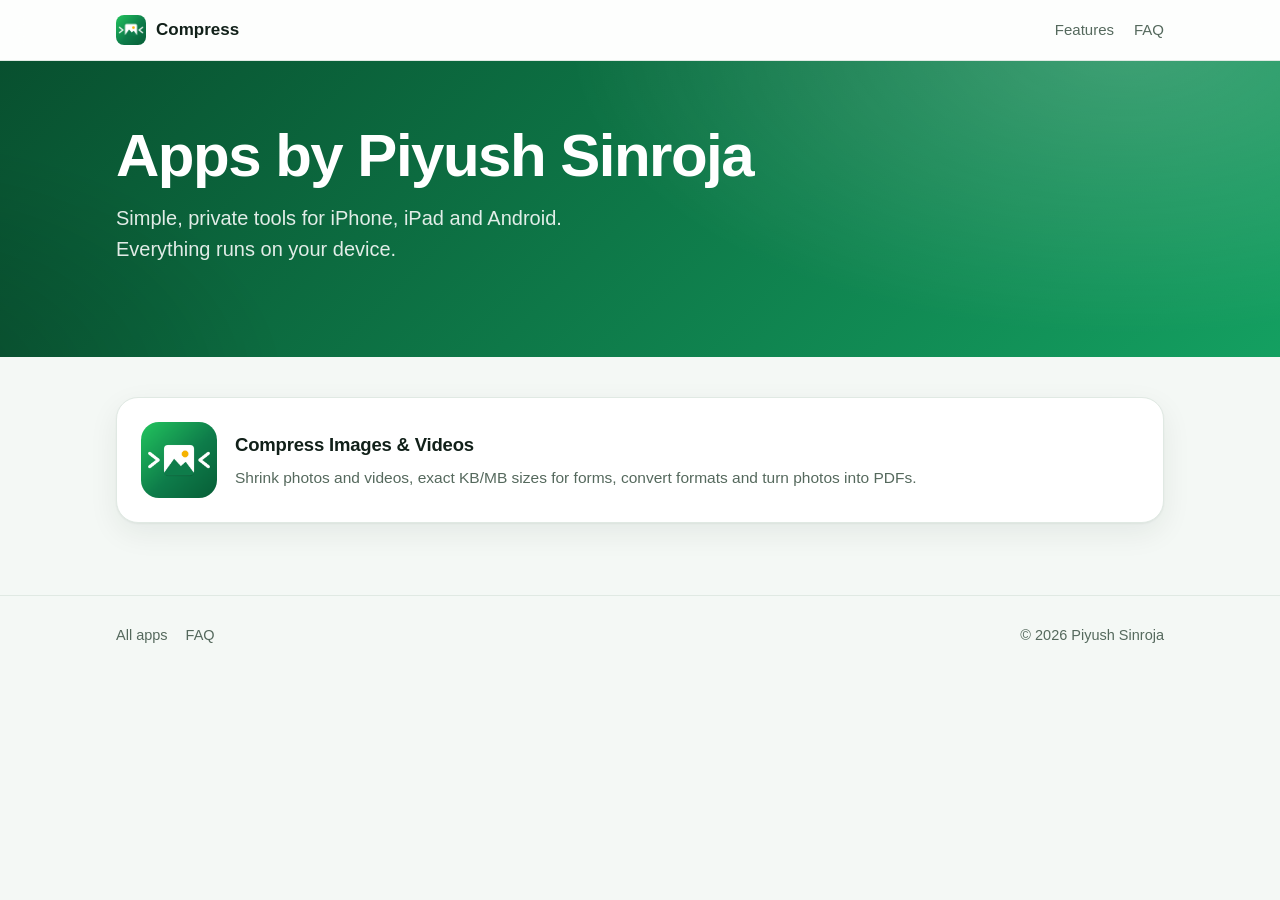
<file: index.html>
<!doctype html>
<html lang="en">
<head>
<meta charset="utf-8">
<meta name="viewport" content="width=device-width, initial-scale=1">
<title>Apps by Piyush Sinroja</title>
<meta name="description" content="Simple, private apps for iPhone, iPad and Android by Piyush Sinroja.">
<link rel="canonical" href="https://piyush-sinroja.github.io/">
<link rel="icon" href="assets/favicon.png">
<link rel="apple-touch-icon" href="assets/apple-touch-icon.png">
<meta name="theme-color" content="#0b5e38">
<meta property="og:type" content="website">
<meta property="og:url" content="https://piyush-sinroja.github.io/">
<meta property="og:title" content="Apps by Piyush Sinroja">
<meta property="og:description" content="Simple, private apps for iPhone, iPad and Android by Piyush Sinroja.">
<meta property="og:image" content="https://piyush-sinroja.github.io/assets/og.png">
<meta property="og:image:width" content="1200">
<meta property="og:image:height" content="630">
<meta name="twitter:card" content="summary_large_image">
<link rel="stylesheet" href="assets/style.css?v=3">
</head>
<body>
<header class="top"><div class="wrap">
<a class="brand" href="compress/"><img src="assets/icon-64.png" alt="">Compress</a>
<nav><a href="compress/#features">Features</a><a href="compress/faq/">FAQ</a></nav>
</div></header>
<main>

<section class="band"><div class="wrap" style="grid-template-columns:1fr">
<div class="hero-text" style="padding:64px 0">
<h1 style="margin-top:0">Apps by Piyush Sinroja</h1>
<p class="lead">Simple, private tools for iPhone, iPad and Android. Everything runs on your device.</p>
</div></div></section>
<div class="wrap sec" style="padding-top:40px">
<div class="grid">
<a class="card" href="compress/" style="text-decoration:none;color:inherit;display:flex;gap:18px;align-items:center">
<img src="assets/icon-240.png" alt="" style="width:76px;height:76px;border-radius:18px;flex:0 0 auto">
<div><h3>Compress Images &amp; Videos</h3><p>Shrink photos and videos, exact KB/MB sizes for forms, convert
formats and turn photos into PDFs.</p></div></a>
</div></div>

</main>
<footer><div class="wrap">
<div><a href="">All apps</a><a href="compress/faq/">FAQ</a></div>
<div>© 2026 Piyush Sinroja</div>
</div></footer>

</body>
</html>
</file>
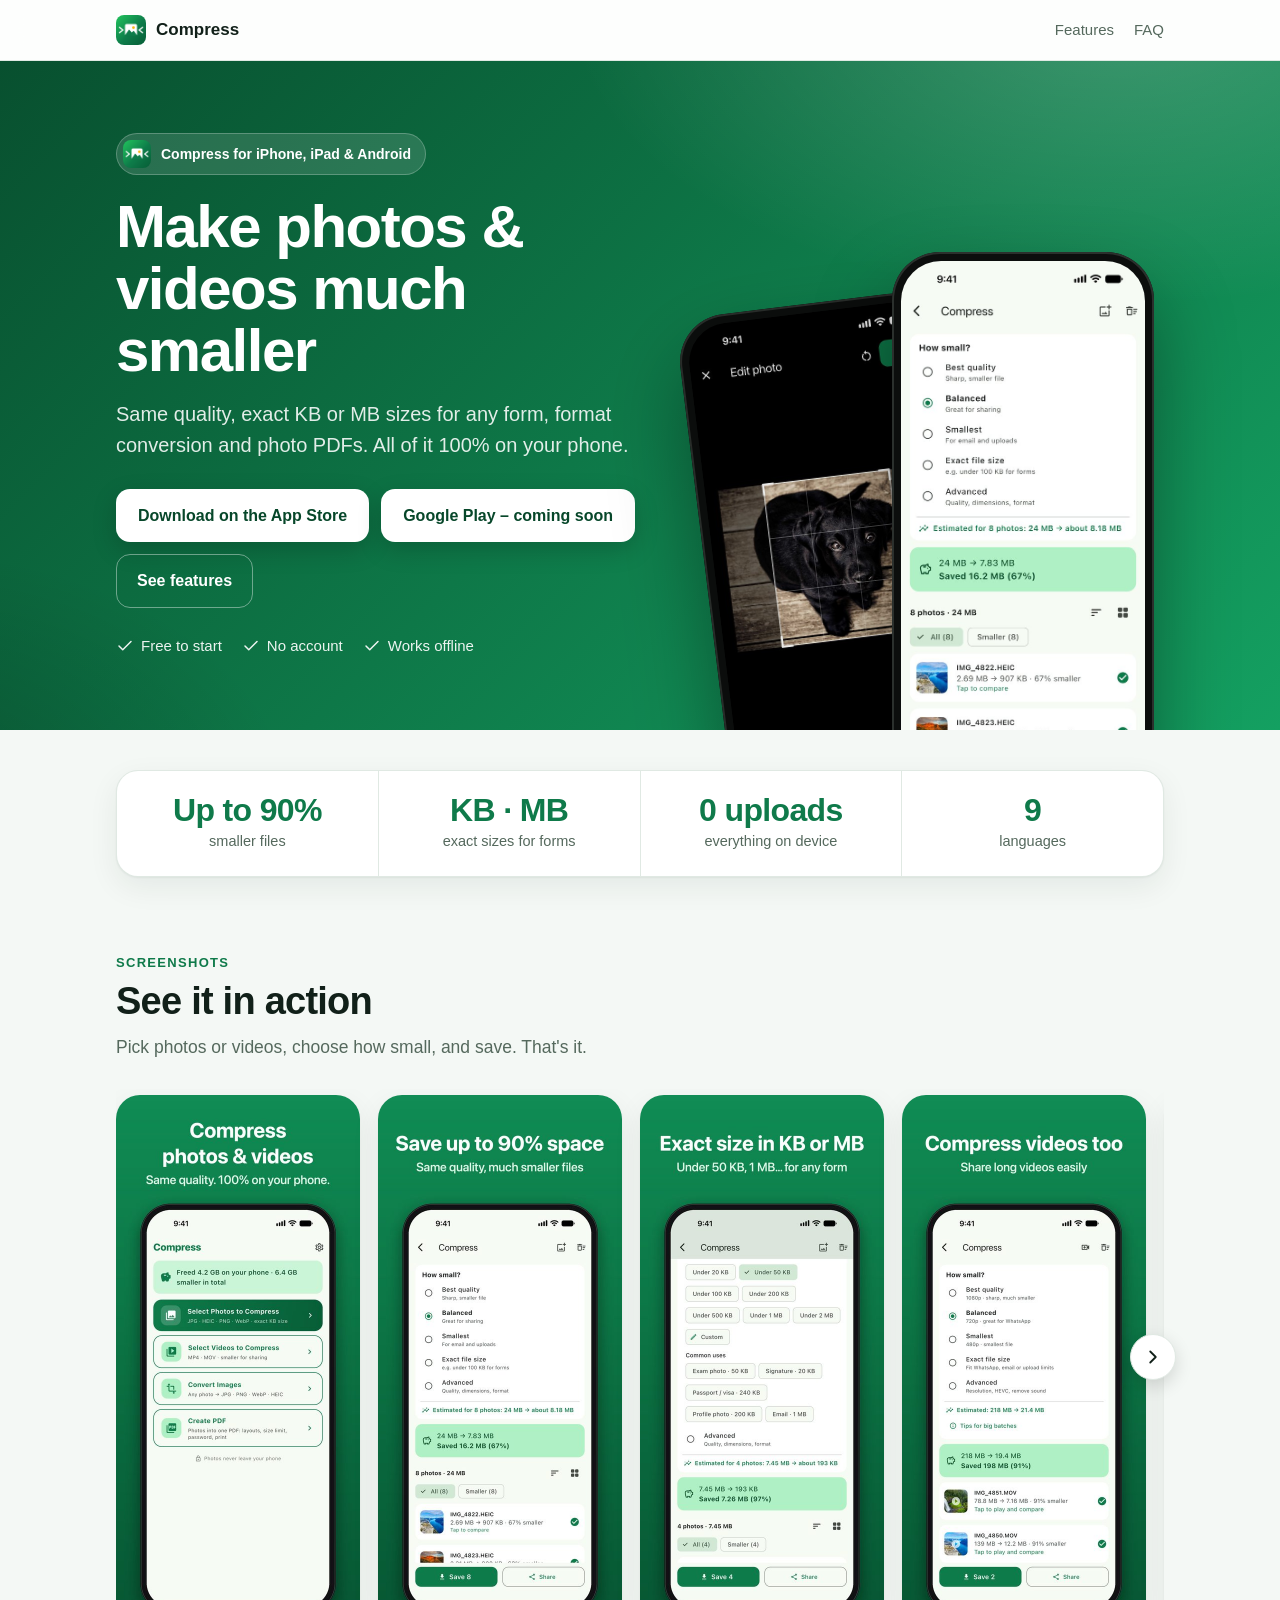
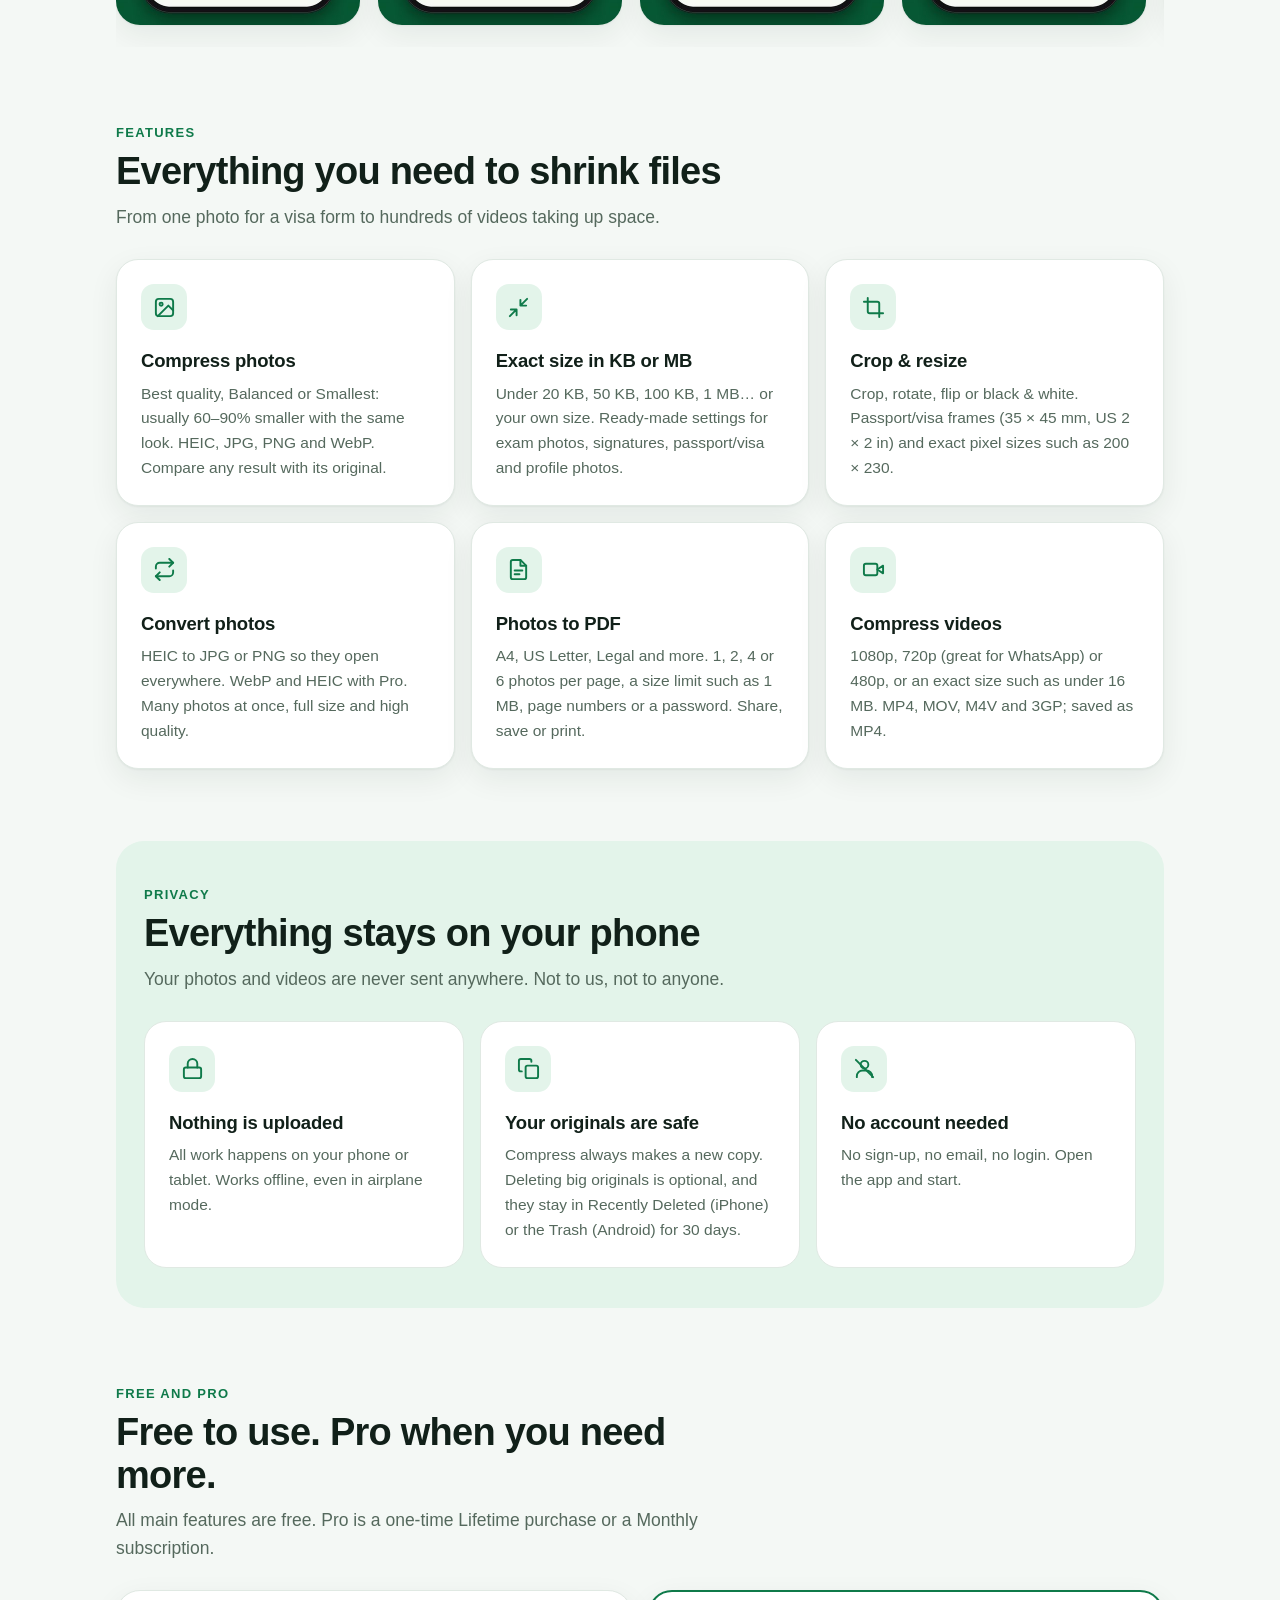
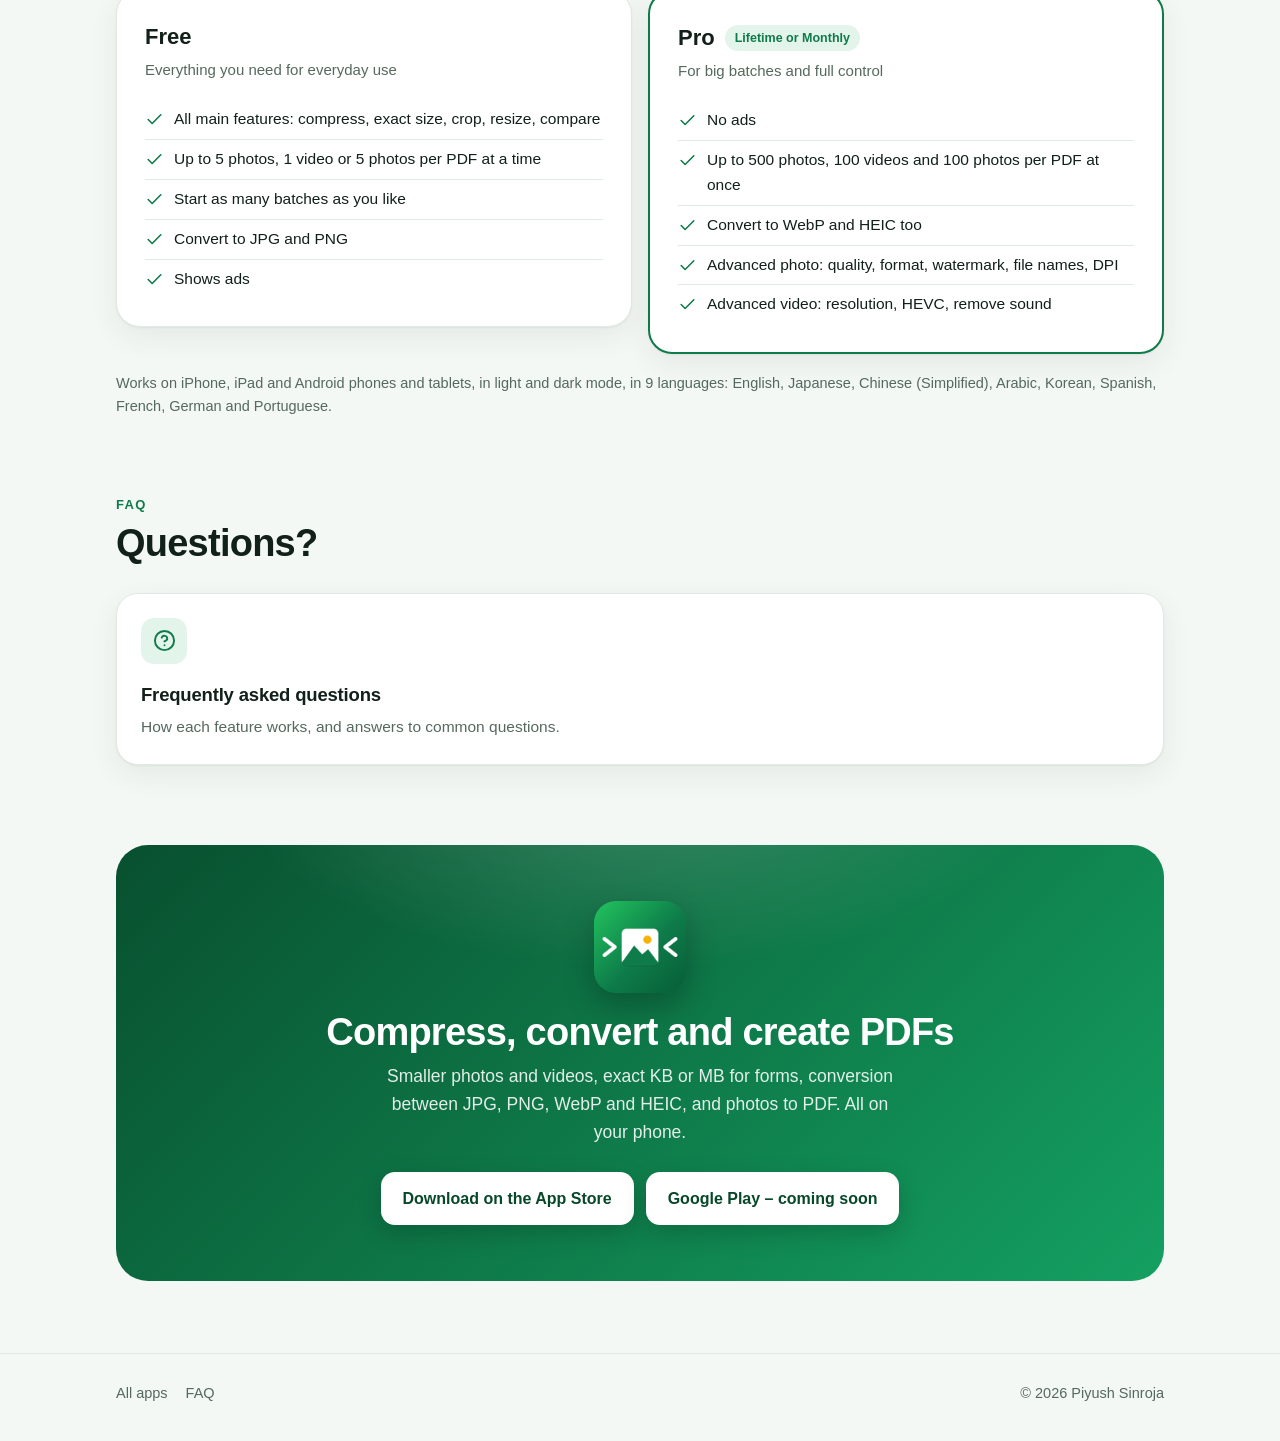
<file: compress/index.html>
<!doctype html>
<html lang="en">
<head>
<meta charset="utf-8">
<meta name="viewport" content="width=device-width, initial-scale=1">
<title>Compress Images &amp; Videos — photo, video &amp; PDF compressor</title>
<meta name="description" content="Make photos and videos much smaller, hit exact KB/MB sizes for forms, convert HEIC/JPG/PNG/WebP and turn photos into PDFs. Private: everything stays on your phone or tablet.">
<link rel="canonical" href="https://piyush-sinroja.github.io/compress/">
<link rel="icon" href="../assets/favicon.png">
<link rel="apple-touch-icon" href="../assets/apple-touch-icon.png">
<meta name="theme-color" content="#0b5e38">
<meta property="og:type" content="website">
<meta property="og:url" content="https://piyush-sinroja.github.io/compress/">
<meta property="og:title" content="Compress Images &amp; Videos — photo, video &amp; PDF compressor">
<meta property="og:description" content="Make photos and videos much smaller, hit exact KB/MB sizes for forms, convert HEIC/JPG/PNG/WebP and turn photos into PDFs. Private: everything stays on your phone or tablet.">
<meta property="og:image" content="https://piyush-sinroja.github.io/assets/og.png">
<meta property="og:image:width" content="1200">
<meta property="og:image:height" content="630">
<meta name="twitter:card" content="summary_large_image">
<link rel="stylesheet" href="../assets/style.css?v=3">
</head>
<body>
<header class="top"><div class="wrap">
<a class="brand" href="../compress/"><img src="../assets/icon-64.png" alt="">Compress</a>
<nav><a href="../compress/#features">Features</a><a href="../compress/faq/">FAQ</a></nav>
</div></header>
<main>

<section class="band"><div class="wrap">
<div class="hero-text">
<span class="eyebrow"><img src="../assets/icon-64.png" alt="">Compress for iPhone, iPad &amp; Android</span>
<h1>Make photos &amp; videos much smaller</h1>
<p class="lead">Same quality, exact KB or MB sizes for any form, format conversion and photo PDFs. All of it 100% on
your phone.</p>
<div class="cta"><a class="btn" href="https://apps.apple.com/app/id6834882935">Download on the App Store</a><span class="btn soon">Google Play – coming soon</span><a class="btn-ghost" href="#features">See features</a></div>
<ul class="checks"><li><svg viewBox="0 0 24 24" fill="none" stroke="currentColor" stroke-width="2" stroke-linecap="round" stroke-linejoin="round" aria-hidden="true"><path d="M20 6L9 17l-5-5"/></svg>Free to start</li><li><svg viewBox="0 0 24 24" fill="none" stroke="currentColor" stroke-width="2" stroke-linecap="round" stroke-linejoin="round" aria-hidden="true"><path d="M20 6L9 17l-5-5"/></svg>No account</li><li><svg viewBox="0 0 24 24" fill="none" stroke="currentColor" stroke-width="2" stroke-linecap="round" stroke-linejoin="round" aria-hidden="true"><path d="M20 6L9 17l-5-5"/></svg>Works offline</li></ul>
</div>
<div class="phones" aria-hidden="true">
<div class="phone back"><img src="img/phone_crop.jpg" alt="" width="540" height="1173"></div>
<div class="phone front"><img src="img/phone_results.jpg" alt="" width="540" height="1173"></div>
</div>
</div></section>

<div class="wrap">
<div class="stats">
<div class="stat"><b>Up to 90%</b><span>smaller files</span></div>
<div class="stat"><b>KB · MB</b><span>exact sizes for forms</span></div>
<div class="stat"><b>0 uploads</b><span>everything on device</span></div>
<div class="stat"><b>9</b><span>languages</span></div>
</div>

<section class="sec">
<div class="sec-head"><span class="kicker">Screenshots</span><h2>See it in action</h2>
<p>Pick photos or videos, choose how small, and save. That's it.</p></div>
<div class="gallery">
<button class="navbtn prev" aria-label="Previous screenshots" disabled><svg viewBox="0 0 24 24" fill="none" stroke="currentColor" stroke-width="2" stroke-linecap="round" stroke-linejoin="round" aria-hidden="true"><path d="M15 18l-6-6 6-6"/></svg></button>
<div class="shots">
<img src="img/1.jpg" alt="Home screen" width="488" height="1060" loading="lazy">
<img src="img/2.jpg" alt="Results: 24 MB to 7.83 MB" width="488" height="1060" loading="lazy">
<img src="img/3.jpg" alt="Exact size in KB or MB" width="488" height="1060" loading="lazy">
<img src="img/4.jpg" alt="Compress videos" width="488" height="1060" loading="lazy">
<img src="img/5.jpg" alt="Select many photos at once" width="488" height="1060" loading="lazy">
<img src="img/6.jpg" alt="Crop and resize for passport and visa" width="488" height="1060" loading="lazy">
<img src="img/7.jpg" alt="Convert HEIC, JPG, PNG and WebP" width="488" height="1060" loading="lazy">
<img src="img/8.jpg" alt="Photos to PDF" width="488" height="1060" loading="lazy">
<img src="img/9.jpg" alt="Free up space" width="488" height="1060" loading="lazy">
<img src="img/10.jpg" alt="Compress Pro" width="488" height="1060" loading="lazy">
</div>
<button class="navbtn next" aria-label="Next screenshots"><svg viewBox="0 0 24 24" fill="none" stroke="currentColor" stroke-width="2" stroke-linecap="round" stroke-linejoin="round" aria-hidden="true"><path d="M9 18l6-6-6-6"/></svg></button>
</div>
</section>

<section class="sec" id="features">
<div class="sec-head"><span class="kicker">Features</span><h2>Everything you need to shrink files</h2>
<p>From one photo for a visa form to hundreds of videos taking up space.</p></div>
<div class="grid">
<div class="card"><div class="ic"><svg viewBox="0 0 24 24" fill="none" stroke="currentColor" stroke-width="2" stroke-linecap="round" stroke-linejoin="round" aria-hidden="true"><rect x="3" y="3" width="18" height="18" rx="3"/><circle cx="8.5" cy="8.5" r="1.6"/><path d="M21 15l-5-5L5 21"/></svg></div><h3>Compress photos</h3><p>Best quality, Balanced or Smallest: usually 60–90% smaller with the same look. HEIC, JPG, PNG and WebP. Compare any result with its original.</p></div>
<div class="card"><div class="ic"><svg viewBox="0 0 24 24" fill="none" stroke="currentColor" stroke-width="2" stroke-linecap="round" stroke-linejoin="round" aria-hidden="true"><path d="M4 14h6v6M20 10h-6V4M14 10l7-7M3 21l7-7"/></svg></div><h3>Exact size in KB or MB</h3><p>Under 20 KB, 50 KB, 100 KB, 1 MB… or your own size. Ready-made settings for exam photos, signatures, passport/visa and profile photos.</p></div>
<div class="card"><div class="ic"><svg viewBox="0 0 24 24" fill="none" stroke="currentColor" stroke-width="2" stroke-linecap="round" stroke-linejoin="round" aria-hidden="true"><path d="M6 2v14a2 2 0 0 0 2 2h14"/><path d="M18 22V8a2 2 0 0 0-2-2H2"/></svg></div><h3>Crop &amp; resize</h3><p>Crop, rotate, flip or black &amp; white. Passport/visa frames (35 × 45 mm, US 2 × 2 in) and exact pixel sizes such as 200 × 230.</p></div>
<div class="card"><div class="ic"><svg viewBox="0 0 24 24" fill="none" stroke="currentColor" stroke-width="2" stroke-linecap="round" stroke-linejoin="round" aria-hidden="true"><path d="M17 1l4 4-4 4"/><path d="M3 11V9a4 4 0 0 1 4-4h14"/><path d="M7 23l-4-4 4-4"/><path d="M21 13v2a4 4 0 0 1-4 4H3"/></svg></div><h3>Convert photos</h3><p>HEIC to JPG or PNG so they open everywhere. WebP and HEIC with Pro. Many photos at once, full size and high quality.</p></div>
<div class="card"><div class="ic"><svg viewBox="0 0 24 24" fill="none" stroke="currentColor" stroke-width="2" stroke-linecap="round" stroke-linejoin="round" aria-hidden="true"><path d="M14 2H6a2 2 0 0 0-2 2v16a2 2 0 0 0 2 2h12a2 2 0 0 0 2-2V8z"/><path d="M14 2v6h6"/><path d="M8 13h8M8 17h5"/></svg></div><h3>Photos to PDF</h3><p>A4, US Letter, Legal and more. 1, 2, 4 or 6 photos per page, a size limit such as 1 MB, page numbers or a password. Share, save or print.</p></div>
<div class="card"><div class="ic"><svg viewBox="0 0 24 24" fill="none" stroke="currentColor" stroke-width="2" stroke-linecap="round" stroke-linejoin="round" aria-hidden="true"><rect x="2" y="6" width="14" height="12" rx="2"/><path d="M22 8l-6 4 6 4z"/></svg></div><h3>Compress videos</h3><p>1080p, 720p (great for WhatsApp) or 480p, or an exact size such as under 16 MB. MP4, MOV, M4V and 3GP; saved as MP4.</p></div>
</div>
</section>

<section class="sec">
<div class="panel">
<div class="sec-head"><span class="kicker">Privacy</span><h2>Everything stays on your phone</h2>
<p>Your photos and videos are never sent anywhere. Not to us, not to anyone.</p></div>
<div class="grid">
<div class="card"><div class="ic"><svg viewBox="0 0 24 24" fill="none" stroke="currentColor" stroke-width="2" stroke-linecap="round" stroke-linejoin="round" aria-hidden="true"><rect x="3" y="11" width="18" height="11" rx="2"/><path d="M7 11V7a5 5 0 0 1 10 0v4"/></svg></div><h3>Nothing is uploaded</h3><p>All work happens on your phone or tablet. Works offline, even in airplane mode.</p></div>
<div class="card"><div class="ic"><svg viewBox="0 0 24 24" fill="none" stroke="currentColor" stroke-width="2" stroke-linecap="round" stroke-linejoin="round" aria-hidden="true"><rect x="9" y="9" width="13" height="13" rx="2"/><path d="M5 15H4a2 2 0 0 1-2-2V4a2 2 0 0 1 2-2h9a2 2 0 0 1 2 2v1"/></svg></div><h3>Your originals are safe</h3><p>Compress always makes a new copy. Deleting big originals is optional, and they stay in Recently Deleted (iPhone) or the Trash (Android) for 30 days.</p></div>
<div class="card"><div class="ic"><svg viewBox="0 0 24 24" fill="none" stroke="currentColor" stroke-width="2" stroke-linecap="round" stroke-linejoin="round" aria-hidden="true"><circle cx="12" cy="8" r="4"/><path d="M4 21v-1a6 6 0 0 1 6-6h4a6 6 0 0 1 6 6v1"/><path d="M3 3l18 18"/></svg></div><h3>No account needed</h3><p>No sign-up, no email, no login. Open the app and start.</p></div>
</div>
</div>
</section>

<section class="sec">
<div class="sec-head"><span class="kicker">Free and Pro</span><h2>Free to use. Pro when you need more.</h2>
<p>All main features are free. Pro is a one-time Lifetime purchase or a Monthly subscription.</p></div>
<div class="plans">
<div class="plan"><h3>Free</h3><p class="sub">Everything you need for everyday use</p><ul><li><svg viewBox="0 0 24 24" fill="none" stroke="currentColor" stroke-width="2" stroke-linecap="round" stroke-linejoin="round" aria-hidden="true"><path d="M20 6L9 17l-5-5"/></svg><span>All main features: compress, exact size, crop, resize, compare</span></li><li><svg viewBox="0 0 24 24" fill="none" stroke="currentColor" stroke-width="2" stroke-linecap="round" stroke-linejoin="round" aria-hidden="true"><path d="M20 6L9 17l-5-5"/></svg><span>Up to 5 photos, 1 video or 5 photos per PDF at a time</span></li><li><svg viewBox="0 0 24 24" fill="none" stroke="currentColor" stroke-width="2" stroke-linecap="round" stroke-linejoin="round" aria-hidden="true"><path d="M20 6L9 17l-5-5"/></svg><span>Start as many batches as you like</span></li><li><svg viewBox="0 0 24 24" fill="none" stroke="currentColor" stroke-width="2" stroke-linecap="round" stroke-linejoin="round" aria-hidden="true"><path d="M20 6L9 17l-5-5"/></svg><span>Convert to JPG and PNG</span></li><li><svg viewBox="0 0 24 24" fill="none" stroke="currentColor" stroke-width="2" stroke-linecap="round" stroke-linejoin="round" aria-hidden="true"><path d="M20 6L9 17l-5-5"/></svg><span>Shows ads</span></li></ul></div>
<div class="plan pro"><h3>Pro <span class="tag">Lifetime or Monthly</span></h3>
<p class="sub">For big batches and full control</p><ul><li><svg viewBox="0 0 24 24" fill="none" stroke="currentColor" stroke-width="2" stroke-linecap="round" stroke-linejoin="round" aria-hidden="true"><path d="M20 6L9 17l-5-5"/></svg><span>No ads</span></li><li><svg viewBox="0 0 24 24" fill="none" stroke="currentColor" stroke-width="2" stroke-linecap="round" stroke-linejoin="round" aria-hidden="true"><path d="M20 6L9 17l-5-5"/></svg><span>Up to 500 photos, 100 videos and 100 photos per PDF at once</span></li><li><svg viewBox="0 0 24 24" fill="none" stroke="currentColor" stroke-width="2" stroke-linecap="round" stroke-linejoin="round" aria-hidden="true"><path d="M20 6L9 17l-5-5"/></svg><span>Convert to WebP and HEIC too</span></li><li><svg viewBox="0 0 24 24" fill="none" stroke="currentColor" stroke-width="2" stroke-linecap="round" stroke-linejoin="round" aria-hidden="true"><path d="M20 6L9 17l-5-5"/></svg><span>Advanced photo: quality, format, watermark, file names, DPI</span></li><li><svg viewBox="0 0 24 24" fill="none" stroke="currentColor" stroke-width="2" stroke-linecap="round" stroke-linejoin="round" aria-hidden="true"><path d="M20 6L9 17l-5-5"/></svg><span>Advanced video: resolution, HEVC, remove sound</span></li></ul></div>
</div>
<p class="note">Works on iPhone, iPad and Android phones and tablets, in light and dark mode, in 9 languages: English, Japanese, Chinese
(Simplified), Arabic, Korean, Spanish, French, German and Portuguese.</p>
</section>


<section class="sec">
<div class="sec-head"><span class="kicker">FAQ</span><h2>Questions?</h2></div>
<div class="grid">
<a class="card" href="faq/" style="text-decoration:none;color:inherit"><div class="ic"><svg viewBox="0 0 24 24" fill="none" stroke="currentColor" stroke-width="2" stroke-linecap="round" stroke-linejoin="round" aria-hidden="true"><circle cx="12" cy="12" r="10"/><path d="M9.1 9a3 3 0 0 1 5.8 1c0 2-3 3-3 3"/><path d="M12 17h.01"/></svg></div>
<h3>Frequently asked questions</h3><p>How each feature works, and answers to common questions.</p></a>
</div>
</section>


<section class="final">
<img src="../assets/icon-240.png" alt="" width="92" height="92">
<h2>Compress, convert and create PDFs</h2>
<p>Smaller photos and videos, exact KB or MB for forms, conversion between JPG, PNG, WebP and HEIC, and photos to PDF. All on your phone.</p>
<div class="cta"><a class="btn" href="https://apps.apple.com/app/id6834882935">Download on the App Store</a><span class="btn soon">Google Play – coming soon</span></div>
</section>
</div>

</main>
<footer><div class="wrap">
<div><a href="../">All apps</a><a href="../compress/faq/">FAQ</a></div>
<div>© 2026 Piyush Sinroja</div>
</div></footer>
<script>
document.querySelectorAll('.gallery').forEach(function(g){
  var s=g.querySelector('.shots'),p=g.querySelector('.prev'),n=g.querySelector('.next');
  function upd(){p.disabled=s.scrollLeft<8;n.disabled=s.scrollLeft+s.clientWidth>=s.scrollWidth-8}
  p.addEventListener('click',function(){s.scrollBy({left:-s.clientWidth*.8,behavior:'smooth'})});
  n.addEventListener('click',function(){s.scrollBy({left:s.clientWidth*.8,behavior:'smooth'})});
  s.addEventListener('scroll',upd,{passive:true});window.addEventListener('resize',upd);upd();
});
</script>
</body>
</html>
</file>
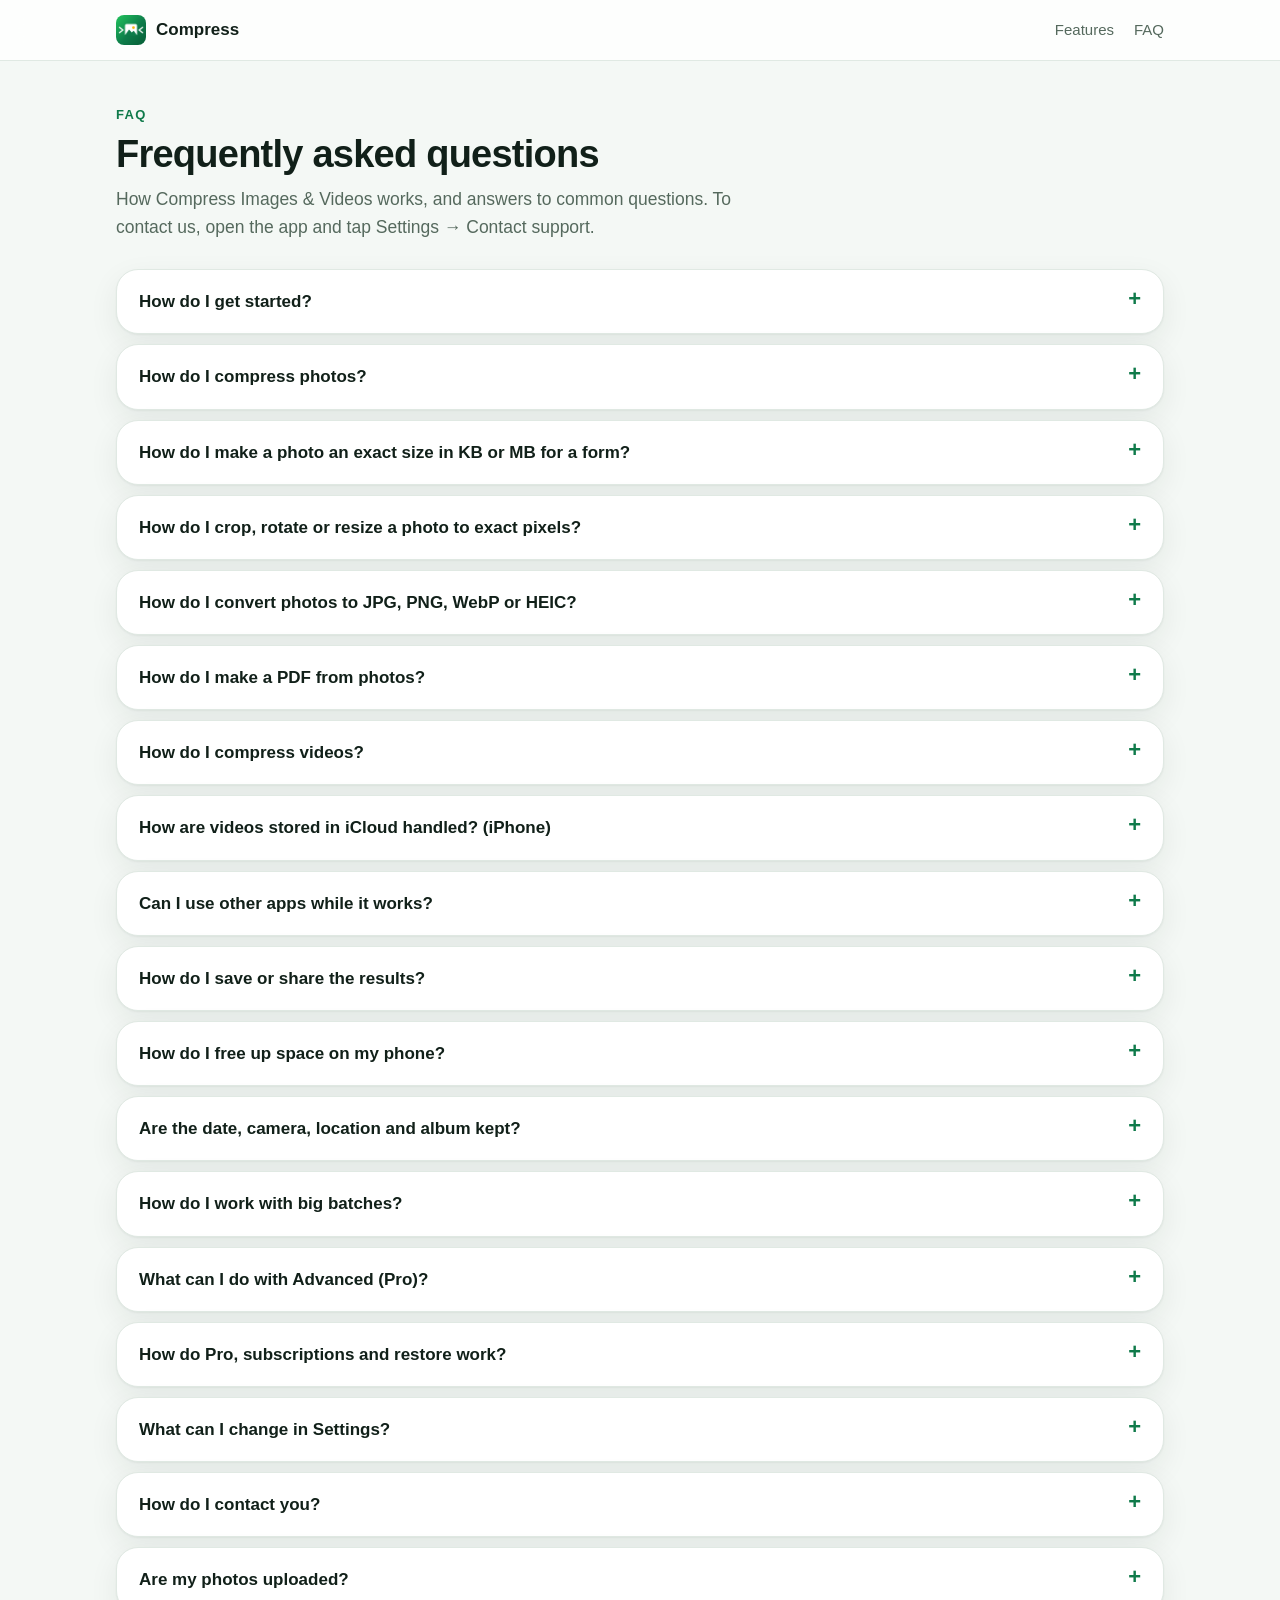
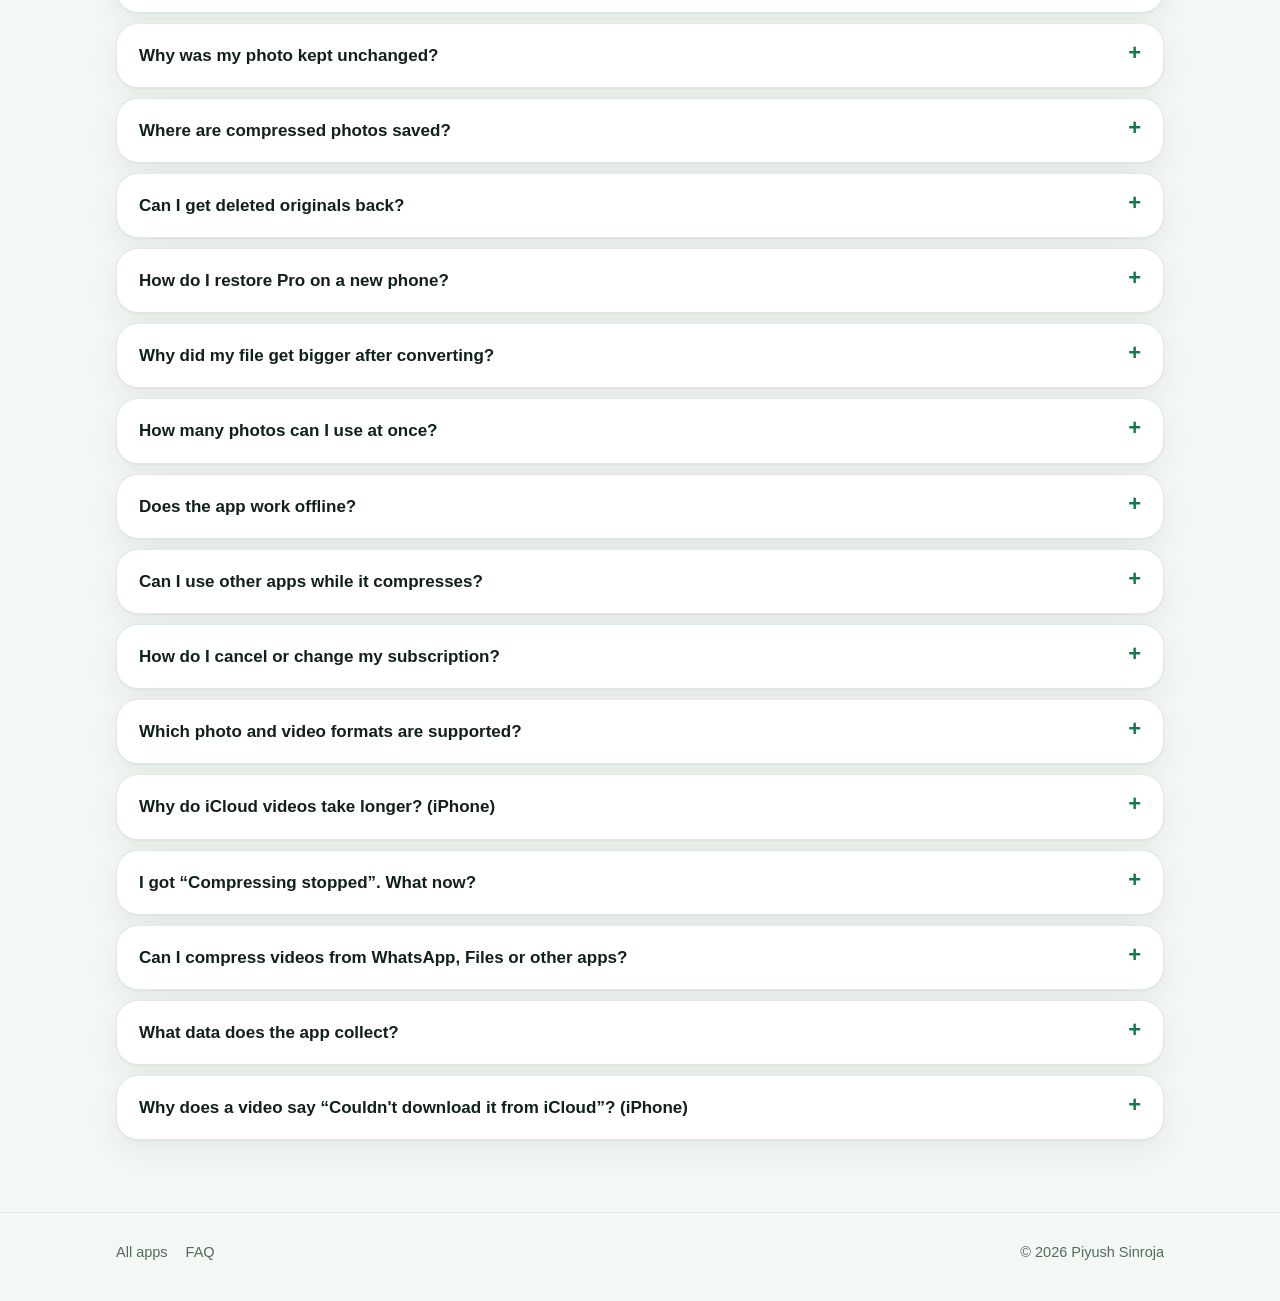
<file: compress/faq/index.html>
<!doctype html>
<html lang="en">
<head>
<meta charset="utf-8">
<meta name="viewport" content="width=device-width, initial-scale=1">
<title>FAQ — Compress Images &amp; Videos</title>
<meta name="description" content="Frequently asked questions about Compress Images &amp; Videos: compress photos and videos, exact KB/MB sizes, convert JPG, PNG, WebP and HEIC, photos to PDF.">
<link rel="canonical" href="https://piyush-sinroja.github.io/compress/faq/">
<link rel="icon" href="../../assets/favicon.png">
<link rel="apple-touch-icon" href="../../assets/apple-touch-icon.png">
<meta name="theme-color" content="#0b5e38">
<meta property="og:type" content="website">
<meta property="og:url" content="https://piyush-sinroja.github.io/compress/faq/">
<meta property="og:title" content="FAQ — Compress Images &amp; Videos">
<meta property="og:description" content="Frequently asked questions about Compress Images &amp; Videos: compress photos and videos, exact KB/MB sizes, convert JPG, PNG, WebP and HEIC, photos to PDF.">
<meta property="og:image" content="https://piyush-sinroja.github.io/assets/og.png">
<meta property="og:image:width" content="1200">
<meta property="og:image:height" content="630">
<meta name="twitter:card" content="summary_large_image">
<link rel="stylesheet" href="../../assets/style.css?v=3">
</head>
<body>
<header class="top"><div class="wrap">
<a class="brand" href="../../compress/"><img src="../../assets/icon-64.png" alt="">Compress</a>
<nav><a href="../../compress/#features">Features</a><a href="../../compress/faq/">FAQ</a></nav>
</div></header>
<main>

<div class="wrap">
<section class="sec" style="padding-top:40px">
<div class="sec-head"><span class="kicker">FAQ</span><h2>Frequently asked questions</h2>
<p>How Compress Images &amp; Videos works, and answers to common questions. To contact us, open the app and tap
Settings → Contact support.</p></div>
<div class="qa-list">
<details class="card qa"><summary>How do I get started?</summary><p>1. On the home screen, pick a task: compress photos or videos, convert images, or create a PDF.<br>
2. Select photos or videos and tap Next.<br>
3. Choose how small; the estimate shows the result before you start.<br>
4. Tap Compress, then Save or Share. Your originals are never changed.</p></details>
<details class="card qa"><summary>How do I compress photos?</summary><p>Tap “Select Photos to Compress”, pick photos and tap Next.<br>
Choose how small: Best quality, Balanced or Smallest.<br>
Before you start, the estimate shows the expected size of the whole batch, and tells you if some photos would get bigger (often screenshots).<br>
Tap Compress, then Save.</p></details>
<details class="card qa"><summary>How do I make a photo an exact size in KB or MB for a form?</summary><p>Choose “Exact file size” and pick a limit such as Under 50 KB, or type your own.<br>
“Common uses” sets both the size and the pixels for exam photos, signatures, passport/visa photos and more.</p></details>
<details class="card qa"><summary>How do I crop, rotate or resize a photo to exact pixels?</summary><p>Before compressing, tap ✏️ next to a photo.<br>
Drag the corners to crop, or pick a shape such as 1:1 or Passport 35×45.<br>
Use Exact size for forms that need, for example, 200 × 230 px.<br>
Your original photo is never changed.</p></details>
<details class="card qa"><summary>How do I convert photos to JPG, PNG, WebP or HEIC?</summary><p>Tap “Convert Images” on the home screen to turn any photo into JPG or PNG (free), or WebP or HEIC (Pro).<br>
Photos keep their full size and quality, so the files can get bigger — that’s normal.</p></details>
<details class="card qa"><summary>How do I make a PDF from photos?</summary><p>On Home, tap “Create PDF” and pick photos (free: up to 5, Pro: up to 100).<br>
Choose the page size, photos per page (1, 2, 4 or 6), margins, and “Whole photo” or “Fill (crop)”.<br>
Drag photos to change the order; tap the pencil to crop or rotate one.<br>
“PDF size” can keep it under a limit, such as 1 MB for forms.<br>
Add a password if you like, then share, save to Files (iPhone) or Downloads (Android), or print.<br>
Your layout is remembered for next time.</p></details>
<details class="card qa"><summary>How do I compress videos?</summary><p>Tap “Select Videos to Compress”.<br>
720p (Balanced) is ideal for WhatsApp; “Exact file size” fits limits such as 16 MB or 25 MB.<br>
After compressing, tap a video to play it and switch between Compressed and Original at the same moment.<br>
For many videos, tap “Tips for big batches”.<br>
On iPhone, videos stored only in iCloud download while it compresses.</p></details>
<details class="card qa"><summary>How are videos stored in iCloud handled? (iPhone)</summary><p>Videos stored only in iCloud download one by one while compressing, two at a time.<br>
Wi-Fi makes it faster. The Lock Screen shows “iCloud 74%” while one downloads.<br>
If iCloud is slow or a video doesn&#x27;t download, Compress tries again, goes on with the next videos and retries it at the end.</p></details>
<details class="card qa"><summary>Can I use other apps while it works?</summary><p>iPhone: Compressing is fastest with Compress open.<br>
You can also use other apps: on iOS 26 and later it keeps working in the background, with progress on the Lock Screen.<br>
If your iPhone pauses it, open Compress and it continues; finished results are kept.<br>
If your iPhone stops it, open Compress and tap Compress to do the rest.<br>
Tapping Back while it works asks before stopping.<br>
<br>
Android: Compressing is fastest with Compress open.<br>
You can also use other apps: it keeps working in the background, with progress and a Stop button in the notification.<br>
If your phone&#x27;s battery saver stops it, open Compress and tap Compress to do the rest; finished results are kept.<br>
For long batches, set Compress to “No restrictions” in your phone&#x27;s battery settings.<br>
Tapping Back while it works asks before stopping.</p></details>
<details class="card qa"><summary>How do I save or share the results?</summary><p>Save puts the results in the “Compress” album (or the original album — see Settings).<br>
Share sends the files or one ZIP.<br>
To save or share just one, tap it; to pick several, long-press one or tap “Select all”.<br>
Results you haven’t saved are removed when you leave the screen — the app asks first.<br>
Saved copies are marked “Compressed” in the photo picker.</p></details>
<details class="card qa"><summary>How do I free up space on my phone?</summary><p>iPhone: After saving, choose “Delete originals” to remove the large originals.<br>
Your phone asks once to confirm, and they stay in Recently Deleted for 30 days.<br>
Turn on “Delete originals after saving” in Settings to skip our question.<br>
The home screen shows how much space you’ve freed.<br>
<br>
Android: After saving, choose “Delete originals” to remove the large originals.<br>
Your phone asks once to confirm, and they stay in the Trash for 30 days.<br>
Turn on “Delete originals after saving” in Settings to skip our question.<br>
The home screen shows how much space you’ve freed.</p></details>
<details class="card qa"><summary>Are the date, camera, location and album kept?</summary><p>Compressed photos keep the original date, camera, lens and location by default (WebP keeps none of it inside the file).<br>
Compressed videos keep the date and location.<br>
In Settings → Photo info you can remove the location or all info.<br>
“Save to original album” keeps results next to the originals.</p></details>
<details class="card qa"><summary>How do I work with big batches?</summary><p>With many photos the list switches to a grid — use the grid/list button to change it.<br>
Tap a photo for details, Compare, Save and Share (Edit is available before compressing).<br>
Filters such as “Kept” or “Failed” and sorting help you find photos quickly.<br>
Up to 3 photos are compressed at the same time and the screen stays on.<br>
Long-press a photo to select several, then save, share or remove them together.</p></details>
<details class="card qa"><summary>What can I do with Advanced (Pro)?</summary><p>Choose “Advanced” for full control: quality or “Max file size” (any format), size including “Exact size W × H…” (e.g. 1080 × 1080 with Fit, Fill or Pad), and format.<br>
Under “Extras”: “File names” (e.g. Shop_001), DPI for printing and forms, black &amp; white, and a “Watermark” with a live preview on your own photo.</p></details>
<details class="card qa"><summary>How do Pro, subscriptions and restore work?</summary><p>Monthly and Lifetime unlock the same Pro.<br>
Settings → “Manage subscription” cancels or changes Monthly; Pro stays until the paid month ends.<br>
Settings → “Switch to Lifetime” pays once instead; then cancel Monthly so you aren&#x27;t charged again.<br>
On a new phone, Settings → “Restore purchases” brings Pro back with the same store account.</p></details>
<details class="card qa"><summary>What can I change in Settings?</summary><p>Tap ⚙️ on the home screen.<br>
“Appearance”: “System default”, “Light” or “Dark”.<br>
“Language” changes the app language.<br>
“Photo info”, “Save to original album” and “Transparent areas” decide how results are saved.<br>
On a new phone, “Restore purchases” brings Pro back with the same store account.<br>
If you pay monthly, “Manage subscription” cancels or changes it, and “Switch to Lifetime” lets you pay once instead.</p></details>
<details class="card qa"><summary>How do I contact you?</summary><p>Many answers are in “Help &amp; FAQ”.<br>
To write to us, open Settings → “Contact support”, pick a topic and type your message.<br>
Add your email so we can reply; to show a screenshot, attach it when you answer our email.<br>
App and device details help us fix problems faster; no photos or files are sent.</p></details>
<details class="card qa"><summary>Are my photos uploaded?</summary><p>No. Everything is processed on your phone.</p></details>
<details class="card qa"><summary>Why was my photo kept unchanged?</summary><p>If a photo is already smaller than your choice, we keep the original instead of making it bigger.</p></details>
<details class="card qa"><summary>Where are compressed photos saved?</summary><p>In the “Compress” album, or in the original album if you turn that on in Settings.</p></details>
<details class="card qa"><summary>Can I get deleted originals back?</summary><p>Yes. Deleted originals stay in Recently Deleted (iPhone) or the Trash (Android) for 30 days.</p></details>
<details class="card qa"><summary>How do I restore Pro on a new phone?</summary><p>Open Settings and tap Restore purchases, using the same store account.</p></details>
<details class="card qa"><summary>Why did my file get bigger after converting?</summary><p>Converting keeps full size and quality. Some formats are larger, for example HEIC → JPG or a screenshot saved as JPG. To make files smaller, use “Select Photos to Compress” instead.</p></details>
<details class="card qa"><summary>How many photos can I use at once?</summary><p>Free: 5 photos or 1 video at a time, and 5 photos per PDF. Pro: up to 500 photos, 100 videos and 100 photos per PDF.</p></details>
<details class="card qa"><summary>Does the app work offline?</summary><p>Yes. Compressing, converting and creating PDFs work without internet. Only purchases, ads and Contact support need a connection.</p></details>
<details class="card qa"><summary>Can I use other apps while it compresses?</summary><p>Yes. It&#x27;s fastest with Compress open, but it keeps working in the background and lets you know when it&#x27;s done. If your phone pauses it, open Compress and it continues; finished results are kept.</p></details>
<details class="card qa"><summary>How do I cancel or change my subscription?</summary><p>In Settings, tap “Manage subscription”. Pro stays until the end of the month you paid for. To pay once instead, tap “Switch to Lifetime”, then cancel the Monthly subscription so you aren&#x27;t charged again.</p></details>
<details class="card qa"><summary>Which photo and video formats are supported?</summary><p>Photos: JPG, HEIC, PNG and WebP. Videos: MP4, MOV, M4V and 3GP; results are saved as MP4, which plays everywhere. More video formats are planned.</p></details>
<details class="card qa"><summary>Why do iCloud videos take longer? (iPhone)</summary><p>They are downloaded from iCloud first, one by one while compressing. The speed depends on your internet and on iCloud; Wi-Fi is faster. If one doesn&#x27;t download, Compress goes on and tries it again at the end.</p></details>
<details class="card qa"><summary>I got “Compressing stopped”. What now?</summary><p>Your phone ended the work in the background, for example to save memory. Finished results are kept. Open Compress and tap Compress to do the rest.</p></details>
<details class="card qa"><summary>Can I compress videos from WhatsApp, Files or other apps?</summary><p>Yes. In that app, tap Share and choose Compress. Supported files open in Compress; files in other formats are left out.</p></details>
<details class="card qa"><summary>What data does the app collect?</summary><p>Your photos and videos never leave your phone. The app uses anonymous usage statistics (for example, which features are used) to improve it, and the free version shows ads from Google. Details are in the Privacy Policy.</p></details>
<details class="card qa"><summary>Why does a video say “Couldn&#x27;t download it from iCloud”? (iPhone)</summary><p>iCloud didn&#x27;t deliver it, often because of a weak connection or a busy iCloud. Check your internet, then add the video again and compress it.</p></details>
</div>
</section>
</div>

</main>
<footer><div class="wrap">
<div><a href="../../">All apps</a><a href="../../compress/faq/">FAQ</a></div>
<div>© 2026 Piyush Sinroja</div>
</div></footer>

</body>
</html>
</file>
<file: assets/style.css>
:root{--bg:#f4f8f5;--card:#fff;--text:#112019;--muted:#55695d;--line:#e0e9e3;--brand:#0f7a4a;--soft:#e3f4ea;
--link:#0b6b40;--icon-bg:#e3f4ea;--icon:#0f7a4a;--hero1:#08502f;--hero2:#14a061;
--shadow:0 1px 2px rgba(16,40,28,.05),0 10px 30px rgba(16,40,28,.07);color-scheme:light dark}
@media (prefers-color-scheme:dark){:root{--bg:#0b120e;--card:#131c17;--text:#e6efe9;--muted:#a0b2a7;--line:#223029;
--brand:#3ccb86;--soft:#15301f;--link:#62d89c;--icon-bg:#183a26;--icon:#62d89c;--hero1:#052e1b;--hero2:#0b6a3f;
--shadow:none}}
*{box-sizing:border-box}html{-webkit-text-size-adjust:100%;scroll-behavior:smooth}
body{margin:0;background:var(--bg);color:var(--text);font:16px/1.6 -apple-system,BlinkMacSystemFont,"Segoe UI",
Roboto,Helvetica,Arial,sans-serif;-webkit-font-smoothing:antialiased}
a{color:var(--link)}img{max-width:100%;display:block}
.wrap{max-width:1080px;margin:0 auto;padding:0 16px}
header.top{position:sticky;top:0;z-index:20;background:color-mix(in srgb,var(--card) 82%,transparent);
-webkit-backdrop-filter:saturate(1.6) blur(14px);backdrop-filter:saturate(1.6) blur(14px);border-bottom:1px solid var(--line)}
header.top .wrap{display:flex;align-items:center;justify-content:space-between;height:60px;gap:12px}
.brand{display:flex;align-items:center;gap:10px;font-weight:700;font-size:17px;color:var(--text);text-decoration:none}
.brand img{width:30px;height:30px;border-radius:8px}
nav a{margin-left:20px;text-decoration:none;color:var(--muted);font-size:15px;font-weight:500}
nav a:hover{color:var(--text)}

/* hero */
.band{position:relative;overflow:hidden;color:#fff;background:
radial-gradient(900px 480px at 88% -8%,rgba(255,255,255,.20),transparent 62%),
radial-gradient(700px 420px at -10% 110%,rgba(0,0,0,.22),transparent 60%),
linear-gradient(135deg,var(--hero1),var(--hero2))}
.band .wrap{display:grid;grid-template-columns:1.05fr .95fr;gap:24px;align-items:center}
.hero-text{padding:72px 0}
.eyebrow{display:inline-flex;align-items:center;gap:10px;background:rgba(255,255,255,.13);
border:1px solid rgba(255,255,255,.24);padding:6px 14px 6px 6px;border-radius:999px;font-size:14px;font-weight:600}
.eyebrow img{width:28px;height:28px;border-radius:8px}
.band h1{font-size:clamp(36px,5.6vw,60px);line-height:1.04;letter-spacing:-.025em;margin:20px 0 16px}
.lead{font-size:clamp(17px,2vw,20px);line-height:1.55;color:rgba(255,255,255,.88);max-width:520px;margin:0 0 28px}
.cta{display:flex;gap:12px;flex-wrap:wrap;align-items:center}
.btn{display:inline-flex;align-items:center;gap:8px;background:#fff;color:#07472a;padding:14px 22px;border-radius:14px;
font-weight:700;text-decoration:none;box-shadow:0 8px 24px rgba(0,0,0,.18)}
.btn.soon{cursor:default}
.btn-ghost{color:#fff;padding:13px 20px;border-radius:14px;border:1px solid rgba(255,255,255,.4);text-decoration:none;
font-weight:600}.btn-ghost:hover{background:rgba(255,255,255,.1)}
.checks{display:flex;gap:8px 20px;flex-wrap:wrap;margin:26px 0 0;padding:0;list-style:none;font-size:15px;
color:rgba(255,255,255,.92)}
.checks li{display:flex;align-items:center;gap:7px}
.checks svg{width:18px;height:18px;flex:0 0 auto}
.phones{position:relative;height:560px;align-self:end}
.phone{position:absolute;width:262px;padding:9px;background:#0c0e0d;border-radius:48px;
box-shadow:0 40px 80px rgba(0,0,0,.38),inset 0 0 0 2px #2b302d}
.phone img{border-radius:40px;width:100%;height:auto}
.phone.front{left:44%;bottom:-70px;z-index:2}
.phone.back{left:6%;bottom:-120px;transform:rotate(-7deg);filter:brightness(.92)}

/* sections */
.sec{padding-top:72px}
.sec-head{max-width:640px;margin:0 0 28px}
.kicker{color:var(--brand);font-weight:700;font-size:13px;text-transform:uppercase;letter-spacing:.1em}
h2{font-size:clamp(27px,3.6vw,38px);line-height:1.12;letter-spacing:-.02em;margin:6px 0 10px}
.sec-head p{color:var(--muted);margin:0;font-size:17.5px}
.stats{display:grid;grid-template-columns:repeat(4,1fr);gap:1px;background:var(--line);border:1px solid var(--line);
border-radius:22px;overflow:hidden;box-shadow:var(--shadow);margin-top:40px}
.stat{background:var(--card);padding:22px 16px;text-align:center}
.stat b{display:block;font-size:clamp(24px,3vw,32px);line-height:1.1;letter-spacing:-.02em;color:var(--brand)}
.stat span{color:var(--muted);font-size:14.5px}

/* screenshots */
.gallery{position:relative}
.shots{display:flex;gap:18px;overflow-x:auto;scroll-snap-type:x mandatory;padding:6px 4px 22px;scrollbar-width:none}
.shots::-webkit-scrollbar{display:none}
.shots img{width:244px;height:auto;flex:0 0 auto;border-radius:24px;scroll-snap-align:start;box-shadow:var(--shadow)}
.navbtn{position:absolute;top:calc(50% - 34px);width:46px;height:46px;border-radius:50%;border:1px solid var(--line);
background:var(--card);color:var(--text);box-shadow:0 6px 18px rgba(0,0,0,.14);cursor:pointer;display:flex;
align-items:center;justify-content:center;padding:0;z-index:2}
.navbtn svg{width:22px;height:22px}.navbtn.prev{left:-12px}.navbtn.next{right:-12px}
.navbtn[disabled]{opacity:0;pointer-events:none}
@media (hover:none){.navbtn{display:none}}

/* cards */
.grid{display:grid;grid-template-columns:repeat(auto-fit,minmax(280px,1fr));gap:16px}
.card{background:var(--card);border:1px solid var(--line);border-radius:22px;padding:24px;box-shadow:var(--shadow)}
.ic{width:46px;height:46px;border-radius:13px;background:var(--icon-bg);color:var(--icon);display:flex;
align-items:center;justify-content:center;margin-bottom:16px}
.ic svg{width:23px;height:23px}
.card h3{margin:0 0 6px;font-size:18.5px;letter-spacing:-.01em}.card p{margin:0;color:var(--muted);font-size:15.5px}
.panel{background:var(--soft);border-radius:28px;padding:40px 28px}
.panel .card{box-shadow:none}

/* plans */
.plans{display:grid;grid-template-columns:repeat(auto-fit,minmax(300px,1fr));gap:16px;align-items:start}
.plan{background:var(--card);border:1px solid var(--line);border-radius:24px;padding:28px;box-shadow:var(--shadow)}
.plan.pro{border:2px solid var(--brand)}
.plan h3{margin:0;font-size:22px;display:flex;align-items:center;gap:10px}
.tag{font-size:12.5px;font-weight:700;background:var(--soft);color:var(--brand);padding:3px 10px;border-radius:999px}
.plan .sub{color:var(--muted);margin:4px 0 18px;font-size:15px}
.plan ul{list-style:none;margin:0;padding:0}
.plan li{display:flex;gap:10px;padding:7px 0;font-size:15.5px;border-top:1px solid var(--line)}
.plan li:first-child{border-top:0}
.plan li svg{width:19px;height:19px;flex:0 0 auto;margin-top:3px;color:var(--brand)}
.note{color:var(--muted);font-size:14.5px;margin:18px 0 0}

/* closing band */
.final{margin-top:80px;position:relative;overflow:hidden;color:#fff;border-radius:32px;padding:56px 24px;
text-align:center;background:radial-gradient(600px 300px at 50% -20%,rgba(255,255,255,.2),transparent 70%),
linear-gradient(135deg,var(--hero1),var(--hero2))}
.final img{width:92px;height:92px;border-radius:22px;margin:0 auto 18px;box-shadow:0 12px 30px rgba(0,0,0,.25)}
.final h2{margin:0 0 8px}.final p{margin:0 auto 26px;max-width:520px;color:rgba(255,255,255,.88);font-size:17.5px}
.final .cta{justify-content:center}

/* help page: expandable questions */
.qa-list{display:grid;gap:10px}
details.qa{padding:0}
details.qa summary{cursor:pointer;list-style:none;padding:18px 22px;font-weight:650;font-size:17px;display:flex;
justify-content:space-between;gap:12px}
details.qa summary::-webkit-details-marker{display:none}
details.qa summary::after{content:"+";color:var(--brand);font-size:22px;line-height:1}
details.qa[open] summary::after{content:"–"}
details.qa p{margin:0;padding:0 22px 20px;color:var(--muted)}

/* documents (privacy, support) */
article.doc{background:var(--card);border:1px solid var(--line);border-radius:22px;padding:12px 32px 32px;
margin:40px auto;max-width:820px;box-shadow:var(--shadow)}
article.doc h1{font-size:clamp(28px,4vw,36px);line-height:1.15;letter-spacing:-.02em}
article.doc h2{font-size:21px;margin:32px 0 8px;letter-spacing:-.01em}
article.doc h3{font-size:17px;margin:22px 0 4px}article.doc hr{border:0;border-top:1px solid var(--line);margin:28px 0}
article.doc a{word-break:break-word}article.doc li{margin:4px 0}

footer{border-top:1px solid var(--line);margin-top:72px;padding:28px 0 36px;color:var(--muted);font-size:14.5px}
footer .wrap{display:flex;justify-content:space-between;align-items:center;flex-wrap:wrap;gap:12px}
footer a{color:var(--muted);margin-right:18px;text-decoration:none}footer a:hover{color:var(--text)}

@media (max-width:860px){
.band .wrap{grid-template-columns:1fr}
.hero-text{padding:48px 0 8px}
.phones{height:400px}
.phone{width:200px;border-radius:38px;padding:7px}.phone img{border-radius:32px}
.phone.front{left:auto;right:calc(50% - 190px);bottom:-110px}.phone.back{left:calc(50% - 190px);bottom:-150px}
.stats{grid-template-columns:repeat(2,1fr)}
}
@media (max-width:520px){
nav a{margin-left:14px;font-size:14px}
.sec{padding-top:56px}
.shots img{width:200px;border-radius:20px}
.phone.front{right:calc(50% - 170px)}.phone.back{left:calc(50% - 170px)}
.panel{padding:28px 16px;border-radius:24px}
article.doc{padding:4px 18px 20px;margin:24px 0}
.final{border-radius:24px;padding:44px 18px}
}
</file>
